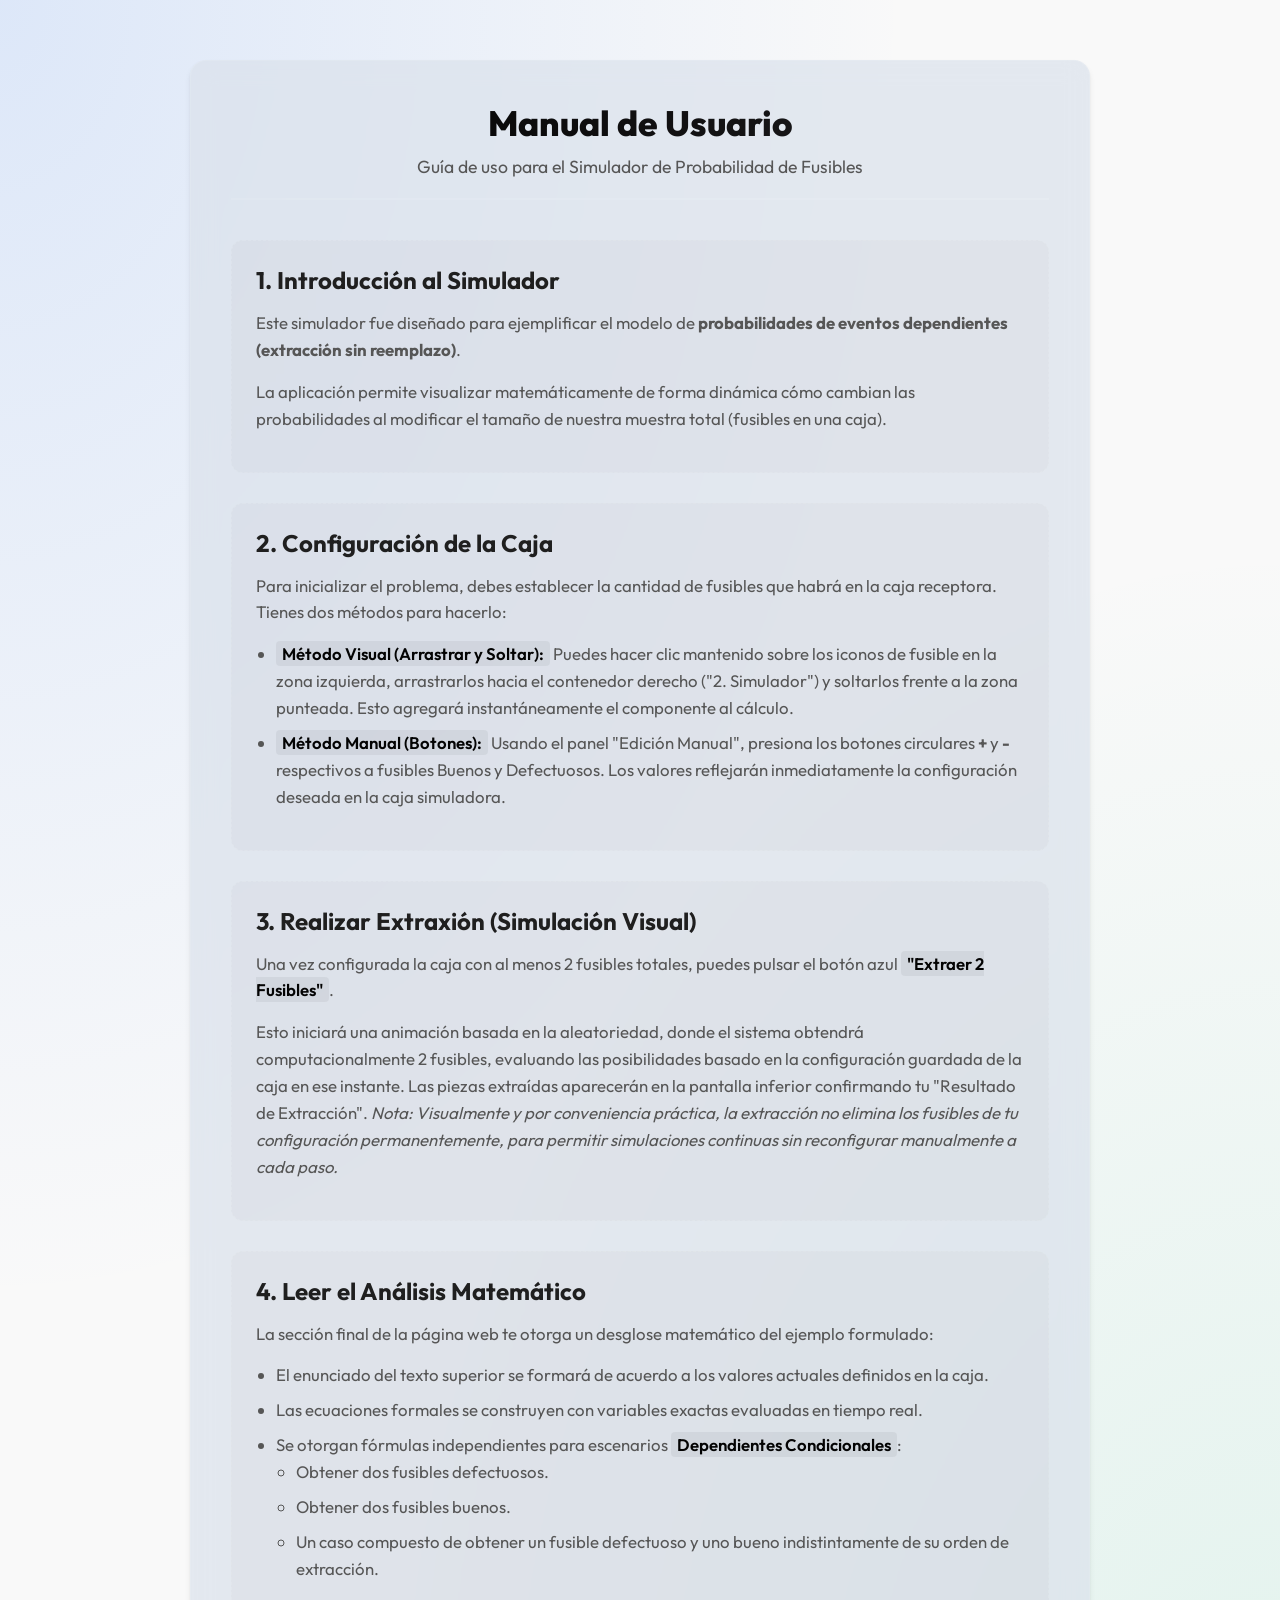
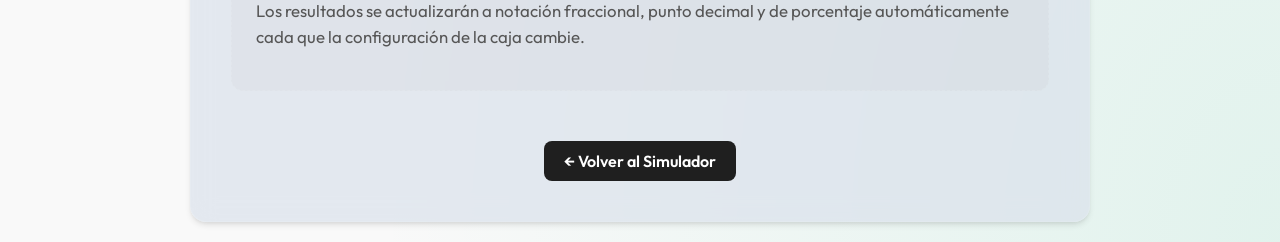
<file: manual.html>
<!DOCTYPE html>
<html lang="es">
<head>
    <meta charset="UTF-8">
    <meta name="viewport" content="width=device-width, initial-scale=1.0">
    <title>Manual de Usuario - Simulador de Probabilidad</title>
    <link rel="preconnect" href="https://fonts.googleapis.com">
    <link rel="preconnect" href="https://fonts.gstatic.com" crossorigin>
    <link href="https://fonts.googleapis.com/css2?family=Outfit:wght@300;400;600;800&display=swap" rel="stylesheet">
    <link rel="stylesheet" href="styles.css">
    <link rel="icon" type="image/x-icon" href="icon.png">
    <style>
        .manual-container {
            max-width: 900px;
            margin: 0 auto;
            background: var(--glass-bg);
            backdrop-filter: blur(12px);
            -webkit-backdrop-filter: blur(12px);
            border: 1px solid var(--glass-border);
            border-radius: 16px;
            padding: 40px;
            box-shadow: 0 4px 6px -1px rgba(0, 0, 0, 0.1), 0 2px 4px -1px rgba(0, 0, 0, 0.06);
            color: var(--text-primary);
        }
        
        .manual-header {
            text-align: center;
            margin-bottom: 40px;
            padding-bottom: 20px;
            border-bottom: 2px solid var(--glass-border);
        }

        .manual-header h1 {
            font-size: 2.2rem;
            font-weight: 800;
            background: linear-gradient(to right, #000000, #201f21);
            -webkit-background-clip: text;
            background-clip: text;
            -webkit-text-fill-color: transparent;
            margin-bottom: 10px;
        }

        .section {
            margin-bottom: 30px;
            background: rgba(171, 171, 171, 0.1);
            padding: 24px;
            border-radius: 12px;
            border: 1px dashed var(--glass-border);
        }

        .section h2 {
            color: var(--accent-blue);
            font-size: 1.5rem;
            margin-bottom: 15px;
            display: flex;
            align-items: center;
            gap: 10px;
            border-bottom: none;
            padding-bottom: 0;
        }

        .section p {
            line-height: 1.6;
            margin-bottom: 15px;
            color: var(--text-secondary);
            font-size: 1.05rem;
        }
        
        .section ul {
            padding-left: 20px;
            color: var(--text-secondary);
            line-height: 1.6;
            margin-bottom: 15px;
            font-size: 1.05rem;
        }

        .section li {
            margin-bottom: 8px;
        }

        .back-link {
            display: inline-block;
            margin-top: 20px;
            text-decoration: none;
            color: white;
            background: var(--accent-blue);
            padding: 10px 20px;
            border-radius: 8px;
            font-weight: 600;
            transition: background 0.2s;
        }

        .back-link:hover {
            background: var(--accent-blue-hover);
        }
        
        .highlight {
            font-weight: 600;
            color: var(--text-primary);
            background: rgba(0,0,0,0.05);
            padding: 2px 6px;
            border-radius: 4px;
        }
    </style>
</head>
<body>
    <div class="app-container" style="align-items: center; padding-top: 40px;">
        <div class="manual-container">
            <div class="manual-header">
                <h1>Manual de Usuario</h1>
                <p style="color: var(--text-secondary); font-size: 1.1rem;">Guía de uso para el Simulador de Probabilidad de Fusibles</p>
            </div>

            <div class="section">
                <h2>1. Introducción al Simulador</h2>
                <p>Este simulador fue diseñado para ejemplificar el modelo de <strong>probabilidades de eventos dependientes (extracción sin reemplazo)</strong>.</p>
                <p>La aplicación permite visualizar matemáticamente de forma dinámica cómo cambian las probabilidades al modificar el tamaño de nuestra muestra total (fusibles en una caja).</p>
            </div>

            <div class="section">
                <h2>2. Configuración de la Caja</h2>
                <p>Para inicializar el problema, debes establecer la cantidad de fusibles que habrá en la caja receptora. Tienes dos métodos para hacerlo:</p>
                <ul>
                    <li><span class="highlight">Método Visual (Arrastrar y Soltar):</span> Puedes hacer clic mantenido sobre los iconos de fusible en la zona izquierda, arrastrarlos hacia el contenedor derecho ("2. Simulador") y soltarlos frente a la zona punteada. Esto agregará instantáneamente el componente al cálculo.</li>
                    <li><span class="highlight">Método Manual (Botones):</span> Usando el panel "Edición Manual", presiona los botones circulares <strong>+</strong> y <strong>-</strong> respectivos a fusibles Buenos y Defectuosos. Los valores reflejarán inmediatamente la configuración deseada en la caja simuladora.</li>
                </ul>
            </div>

            <div class="section">
                <h2>3. Realizar Extraxión (Simulación Visual)</h2>
                <p>Una vez configurada la caja con al menos 2 fusibles totales, puedes pulsar el botón azul <span class="highlight">"Extraer 2 Fusibles"</span>.</p>
                <p>Esto iniciará una animación basada en la aleatoriedad, donde el sistema obtendrá computacionalmente 2 fusibles, evaluando las posibilidades basado en la configuración guardada de la caja en ese instante. Las piezas extraídas aparecerán en la pantalla inferior confirmando tu "Resultado de Extracción". <em>Nota: Visualmente y por conveniencia práctica, la extracción no elimina los fusibles de tu configuración permanentemente, para permitir simulaciones continuas sin reconfigurar manualmente a cada paso.</em></p>
            </div>

            <div class="section">
                <h2>4. Leer el Análisis Matemático</h2>
                <p>La sección final de la página web te otorga un desglose matemático del ejemplo formulado:</p>
                <ul>
                    <li>El enunciado del texto superior se formará de acuerdo a los valores actuales definidos en la caja.</li>
                    <li>Las ecuaciones formales se construyen con variables exactas evaluadas en tiempo real.</li>
                    <li>Se otorgan fórmulas independientes para escenarios <span class="highlight">Dependientes Condicionales</span>: 
                        <ul>
                            <li>Obtener dos fusibles defectuosos.</li>
                            <li>Obtener dos fusibles buenos.</li>
                            <li>Un caso compuesto de obtener un fusible defectuoso y uno bueno indistintamente de su orden de extracción.</li>
                        </ul>
                    </li>
                </ul>
                <p>Los resultados se actualizarán a notación fraccional, punto decimal y de porcentaje automáticamente cada que la configuración de la caja cambie.</p>
            </div>

            <div style="text-align: center;">
                <a href="index.html" class="back-link">← Volver al Simulador</a>
            </div>
        </div>
    </div>
</body>
</html>
</file>
<file: styles.css>
:root {
    --bg-color: #f9f9f9;
    --glass-bg: rgba(219, 225, 235, 0.7);
    --glass-border: rgba(255, 255, 255, 0.1);
    --text-primary: #030303;
    --text-secondary: #565656;
    --accent-blue: #1f1f1f;
    --accent-blue-hover: #000000;
    --good-color: #10b981;
    --bad-color: #ef4444;
    --box-color: rgba(213, 213, 213, 0.5);
}

* {
    box-sizing: border-box;
    margin: 0;
    padding: 0;
}

body {
    font-family: 'Outfit', sans-serif;
    background-color: var(--bg-color);
    background-image:
        radial-gradient(at 0% 0%, rgba(59, 130, 246, 0.15) 0px, transparent 50%),
        radial-gradient(at 100% 100%, rgba(16, 185, 129, 0.1) 0px, transparent 50%);
    color: var(--text-primary);
    min-height: 100vh;
    padding: 20px;
    display: flex;
    justify-content: center;
}

.app-container {
    max-width: 1400px;
    width: 100%;
    display: flex;
    flex-direction: column;
    gap: 24px;
}

.glass-panel {
    background: var(--glass-bg);
    backdrop-filter: blur(12px);
    -webkit-backdrop-filter: blur(12px);
    border: 1px solid var(--glass-border);
    border-radius: 16px;
    padding: 24px;
    box-shadow: 0 4px 6px -1px rgba(0, 0, 0, 0.1), 0 2px 4px -1px rgba(0, 0, 0, 0.06);
}

.header-content {
    display: flex;
    justify-content: space-between;
    align-items: center;
    flex-wrap: wrap;
    gap: 20px;
}

.logos {
    display: flex;
    gap: 15px;
}

.school-logo {
    height: 60px;
    object-fit: contain;
    filter: drop-shadow(0 2px 4px rgba(0, 0, 0, 0.3));
    transition: transform 0.2s;
}

.school-logo:hover {
    transform: scale(1.05);
}

.titles h1 {
    font-size: 1.8rem;
    font-weight: 800;
    margin-bottom: 5px;
    background: linear-gradient(to right, #000000, #201f21);
    -webkit-background-clip: text;
    background-clip: text;
    -webkit-text-fill-color: transparent;
}

.titles h2 {
    font-size: 1.1rem;
    font-weight: 400;
    color: var(--text-secondary);
}

.team-list {
    display: grid;
    grid-template-columns: 1fr 1fr;
    column-gap: 30px;
}

.team-info h3 {
    font-size: 1rem;
    margin-bottom: 5px;
}

.team-info ul {
    list-style: none;
    font-size: 0.9rem;
    color: var(--text-secondary);
}

.main-layout {
    display: grid;
    grid-template-columns: 1fr 2.5fr;
    gap: 24px;
}

@media (max-width: 1024px) {
    .main-layout {
        grid-template-columns: 1fr;
    }
}

h2 {
    font-size: 1.4rem;
    margin-bottom: 20px;
    border-bottom: 1px solid var(--glass-border);
    padding-bottom: 10px;
}

.fuse {
    width: 60px;
    height: 80px;
    display: flex;
    flex-direction: column;
    align-items: center;
    justify-content: center;
    position: relative;
    cursor: grab;
    transition: transform 0.2s, box-shadow 0.2s;
    background: transparent;
    border: none;
}

.fuse:active {
    cursor: grabbing;
    transform: scale(0.95);
}

.fuse span {
    font-size: 0.7rem;
    margin-top: 5px;
    pointer-events: none;
    text-align: center;
    white-space: nowrap;
}

.fuse-img {
    width: 100%;
    height: auto;
    max-height: 100%;
    object-fit: contain;
    pointer-events: none;
    filter: drop-shadow(0 2px 4px rgba(0, 0, 0, 0.3));
}



.drag-source-area {
    margin-bottom: 30px;
}

.drag-source-area p {
    font-size: 0.9rem;
    color: var(--text-secondary);
    margin-bottom: 15px;
}

.fuse-source {
    display: flex;
    gap: 20px;
    justify-content: center;
    padding: 15px;
    background: rgba(171, 171, 171, 0.2);
    border-radius: 12px;
}

.manual-controls {
    background: rgba(171, 171, 171, 0.2);
    padding: 15px;
    border-radius: 12px;
}

.manual-controls h3 {
    font-size: 1rem;
    margin-bottom: 15px;
}

.control-group {
    display: flex;
    align-items: center;
    justify-content: space-between;
    margin-bottom: 10px;
}

.icon-btn {
    background: rgba(100, 100, 100, 0.3);
    border: 1px solid var(--glass-border);
    color: rgb(7, 7, 7);
    width: 30px;
    height: 30px;
    border-radius: 50%;
    cursor: pointer;
    transition: background 0.2s;
}

.icon-btn:hover {
    background: rgba(255, 255, 255, 0.1);
}

.box-container {
    margin-bottom: 30px;
}

.box-status {
    margin-bottom: 10px;
    font-weight: 600;
}

.box {
    min-height: 200px;
    background: var(--box-color);
    border: 2px dashed var(--glass-border);
    border-radius: 12px;
    padding: 15px;
    display: flex;
    flex-wrap: wrap;
    gap: 10px;
    align-content: flex-start;
    transition: background 0.3s, border-color 0.3s;
}

.box.drag-over {
    background: rgba(59, 130, 246, 0.2);
    border-color: var(--accent-blue);
}

.box .fuse {
    width: 40px;
    height: 50px;
    transform: scale(0.9);
}

.box .fuse span {
    display: none;
}

.action-area {
    text-align: center;
    margin-bottom: 30px;
}

.primary-btn {
    background: var(--accent-blue);
    color: white;
    border: none;
    padding: 12px 24px;
    font-size: 1.1rem;
    font-weight: 600;
    border-radius: 8px;
    cursor: pointer;
    transition: background 0.3s, transform 0.1s;
    box-shadow: 0 4px 6px -1px rgba(59, 130, 246, 0.4);
}

.primary-btn:hover {
    background: var(--accent-blue-hover);
}

.primary-btn:active {
    transform: scale(0.98);
}

.primary-btn:disabled {
    background: #475569;
    cursor: not-allowed;
    box-shadow: none;
}

.animation-stage {
    background: rgba(171, 171, 171, 0.2);
    border-radius: 12px;
    padding: 20px;
    text-align: center;
}

.drawn-fuses {
    display: flex;
    justify-content: center;
    gap: 30px;
    margin: 20px 0;
    min-height: 80px;
}

.drawn-slot {
    width: 80px;
    height: 100px;
    background: var(--glass-bg);
    border: 1px dashed var(--glass-border);
    border-radius: 8px;
    display: flex;
    align-items: center;
    justify-content: center;
    font-size: 2rem;
    color: var(--text-secondary);
}

.drawn-slot .fuse {
    transform: scale(1.1);
}

.result-text {
    font-size: 1.1rem;
    font-weight: 600;
    min-height: 24px;
}

.math-layout {
    margin-top: 24px;
}

.math-intro {
    font-size: 0.9rem;
    color: var(--text-secondary);
    margin-bottom: 20px;
}

.math-results {
    display: flex;
    gap: 20px;
}

@media (max-width: 768px) {
    .math-results {
        flex-direction: column;
    }
}

.math-card {
    flex: 1;
    background: rgba(171, 171, 171, 0.2);
    padding: 20px;
    border-radius: 12px;
}

.math-card h4 {
    color: var(--accent-blue);
    margin-bottom: 8px;
    font-size: 0.95rem;
}

.formula {
    font-family: monospace;
    font-size: 0.85rem;
    color: #001127;
    margin-bottom: 5px;
    text-align: left;
}

.calculation {
    font-size: 0.9rem;
    color: var(--text-secondary);
    margin-bottom: 8px;
    text-align: left;
}

mjx-container[jax="CHTML"][display="true"] {
    display: block;
    text-align: left !important;
    margin: 1em 0;
}

.final-prob {
    font-size: 1.4rem;
    font-weight: 800;
    color: #000000;
}

@keyframes drawAnim {
    0% {
        transform: translateY(0) scale(1);
        opacity: 1;
    }

    50% {
        transform: translateY(-50px) scale(1.2);
        opacity: 0.8;
    }

    100% {
        transform: translateY(0) scale(1);
        opacity: 1;
    }
}

.animating {
    animation: drawAnim 0.6s cubic-bezier(0.34, 1.56, 0.64, 1);
}
</file>
